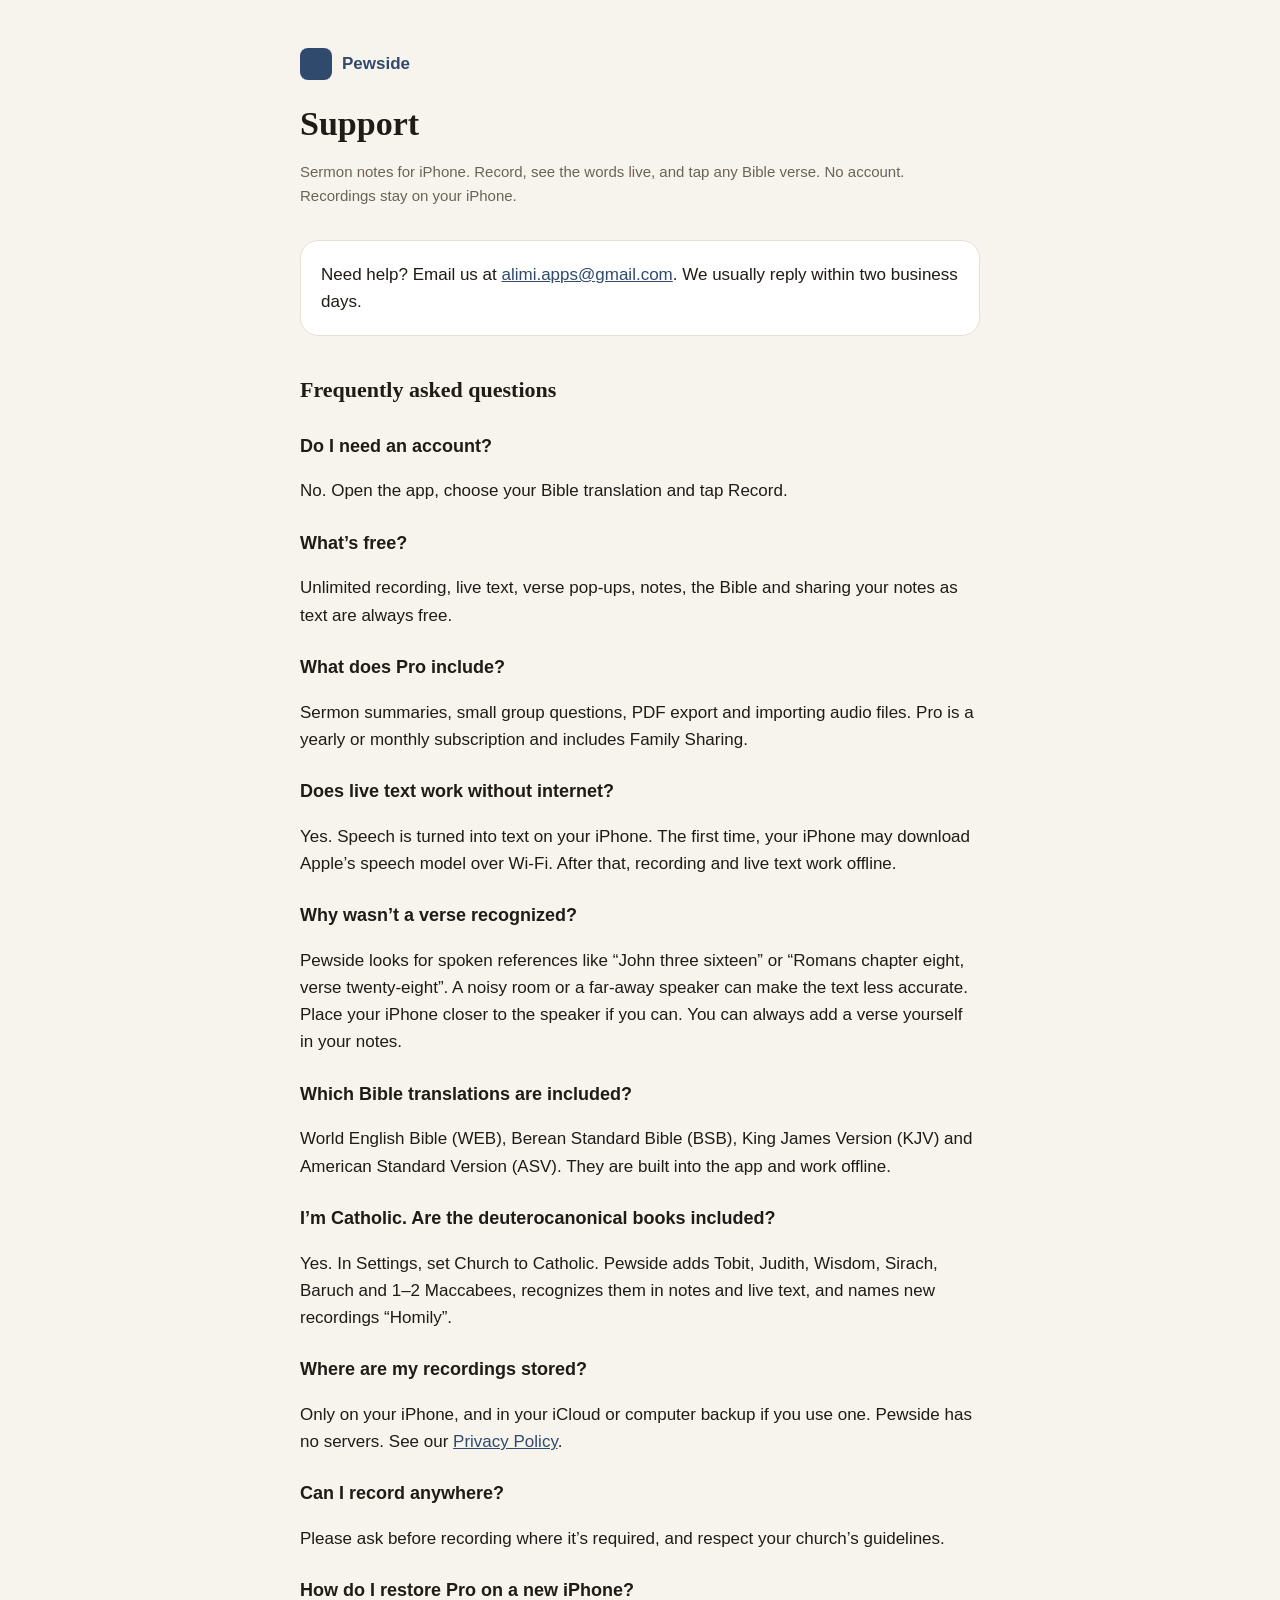
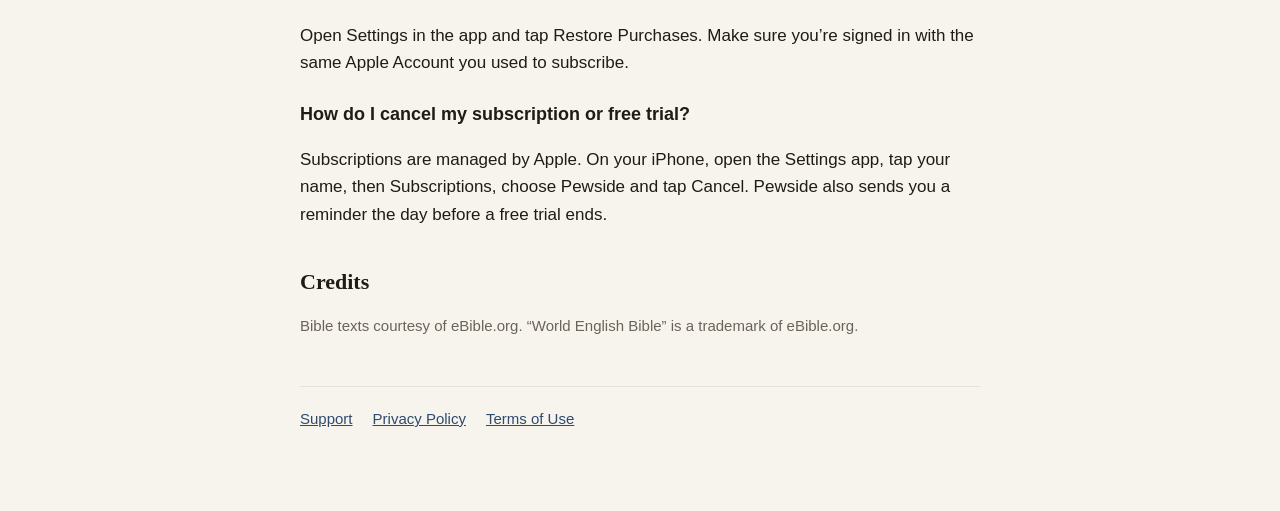
<file: index.html>
<!doctype html>
<html lang="en">
<head>
<meta charset="utf-8">
<meta name="viewport" content="width=device-width, initial-scale=1">
<title>Pewside — Support</title>
<link rel="stylesheet" href="style.css">
</head>
<body>
<main>
<header>
  <a class="brand" href="./"><span class="logo"></span>Pewside</a>
  <h1>Support</h1>
  <p class="muted">Sermon notes for iPhone. Record, see the words live, and tap any Bible verse. No account. Recordings stay on your iPhone.</p>
</header>

<div class="card">
  Need help? Email us at <a href="mailto:alimi.apps@gmail.com">alimi.apps@gmail.com</a>. We usually reply within two
  business days.
</div>

<h2>Frequently asked questions</h2>

<h3>Do I need an account?</h3>
<p>No. Open the app, choose your Bible translation and tap Record.</p>

<h3>What’s free?</h3>
<p>Unlimited recording, live text, verse pop-ups, notes, the Bible and sharing your notes as text are always free.</p>

<h3>What does Pro include?</h3>
<p>Sermon summaries, small group questions, PDF export and importing audio files. Pro is a yearly or monthly
subscription and includes Family Sharing.</p>

<h3>Does live text work without internet?</h3>
<p>Yes. Speech is turned into text on your iPhone. The first time, your iPhone may download Apple’s speech model over
Wi‑Fi. After that, recording and live text work offline.</p>

<h3>Why wasn’t a verse recognized?</h3>
<p>Pewside looks for spoken references like “John three sixteen” or “Romans chapter eight, verse twenty-eight”.
A noisy room or a far‑away speaker can make the text less accurate. Place your iPhone closer to the speaker if you
can. You can always add a verse yourself in your notes.</p>

<h3>Which Bible translations are included?</h3>
<p>World English Bible (WEB), Berean Standard Bible (BSB), King James Version (KJV) and American Standard Version
(ASV). They are built into the app and work offline.</p>

<h3>I’m Catholic. Are the deuterocanonical books included?</h3>
<p>Yes. In Settings, set Church to Catholic. Pewside adds Tobit, Judith, Wisdom, Sirach, Baruch and 1–2 Maccabees,
recognizes them in notes and live text, and names new recordings “Homily”.</p>

<h3>Where are my recordings stored?</h3>
<p>Only on your iPhone, and in your iCloud or computer backup if you use one. Pewside has no servers. See our
<a href="privacy.html">Privacy Policy</a>.</p>

<h3>Can I record anywhere?</h3>
<p>Please ask before recording where it’s required, and respect your church’s guidelines.</p>

<h3>How do I restore Pro on a new iPhone?</h3>
<p>Open Settings in the app and tap Restore Purchases. Make sure you’re signed in with the same Apple Account you
used to subscribe.</p>

<h3>How do I cancel my subscription or free trial?</h3>
<p>Subscriptions are managed by Apple. On your iPhone, open the Settings app, tap your name, then Subscriptions,
choose Pewside and tap Cancel. Pewside also sends you a reminder the day before a free trial ends.</p>

<h2>Credits</h2>
<p class="muted">Bible texts courtesy of eBible.org. “World English Bible” is a trademark of eBible.org.</p>

<nav><a href="./">Support</a><a href="privacy.html">Privacy Policy</a><a href="terms.html">Terms of Use</a></nav>
</main>
</body>
</html>
</file>
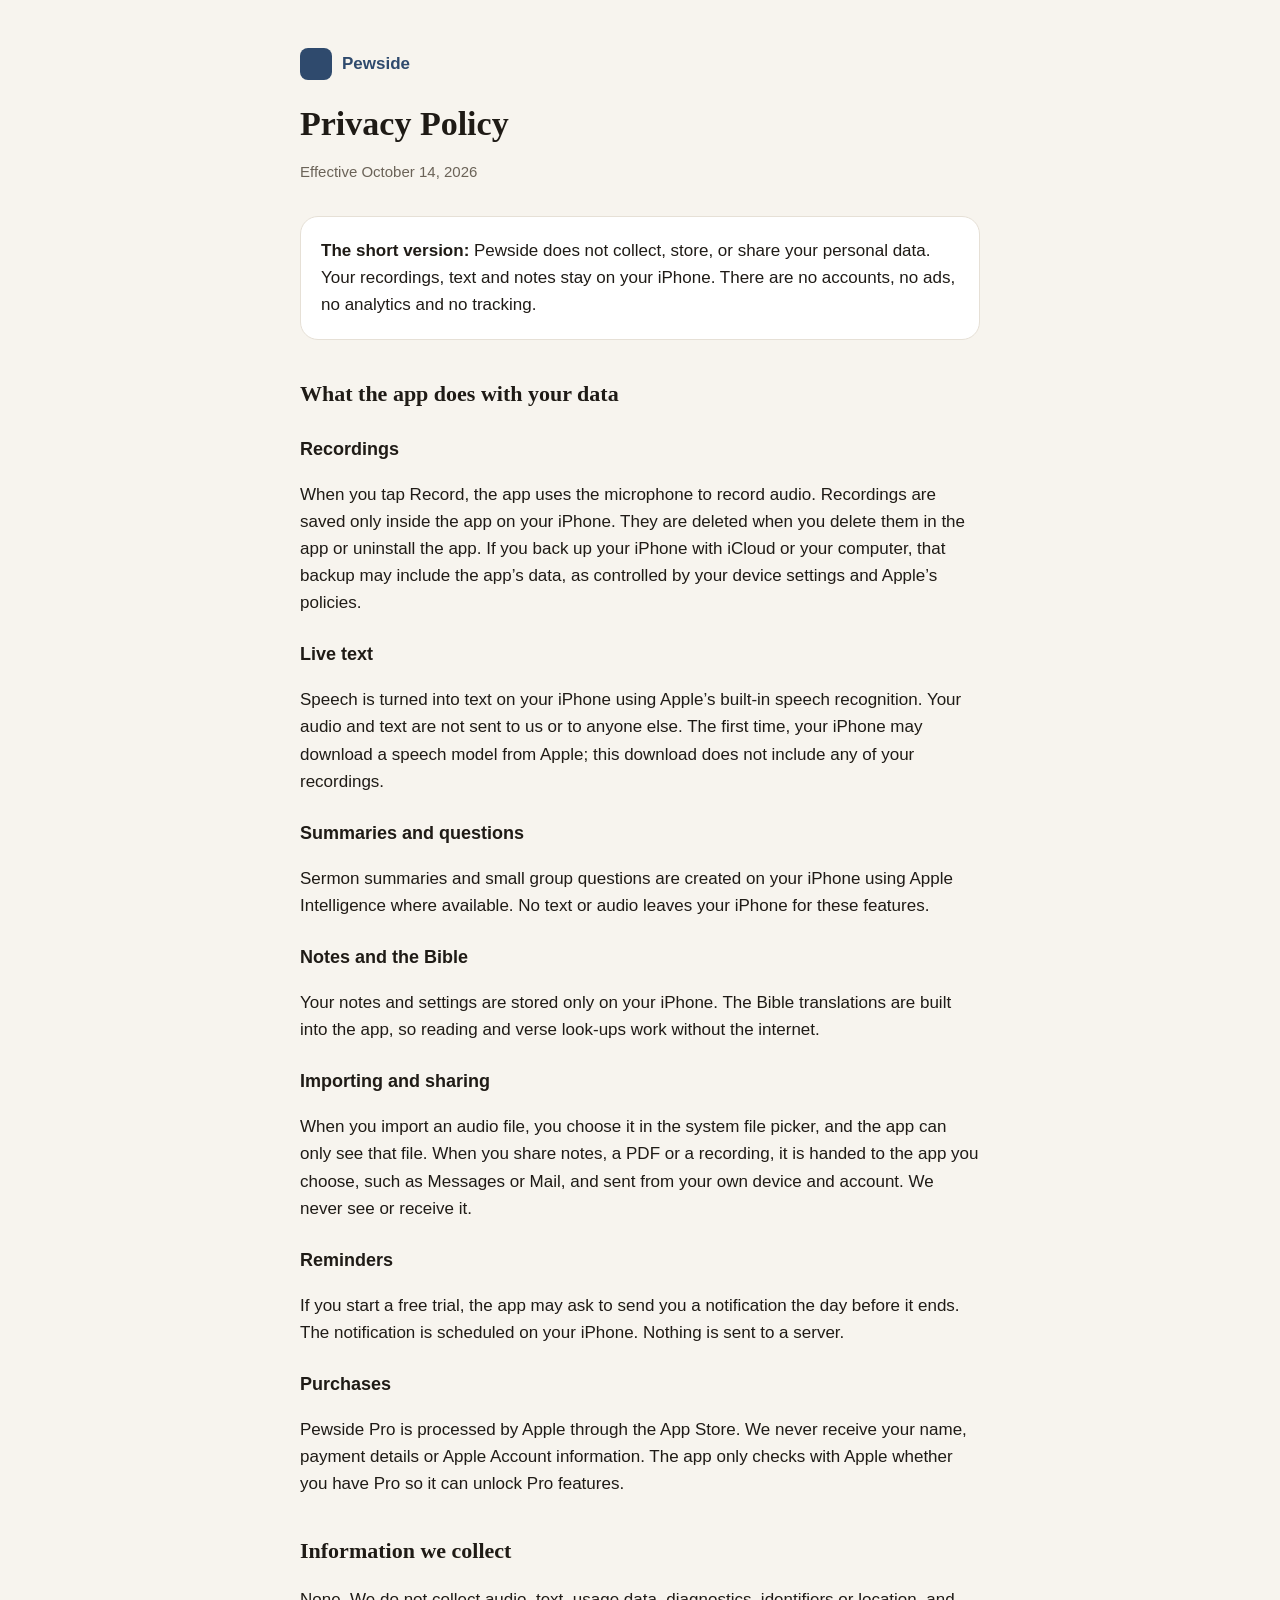
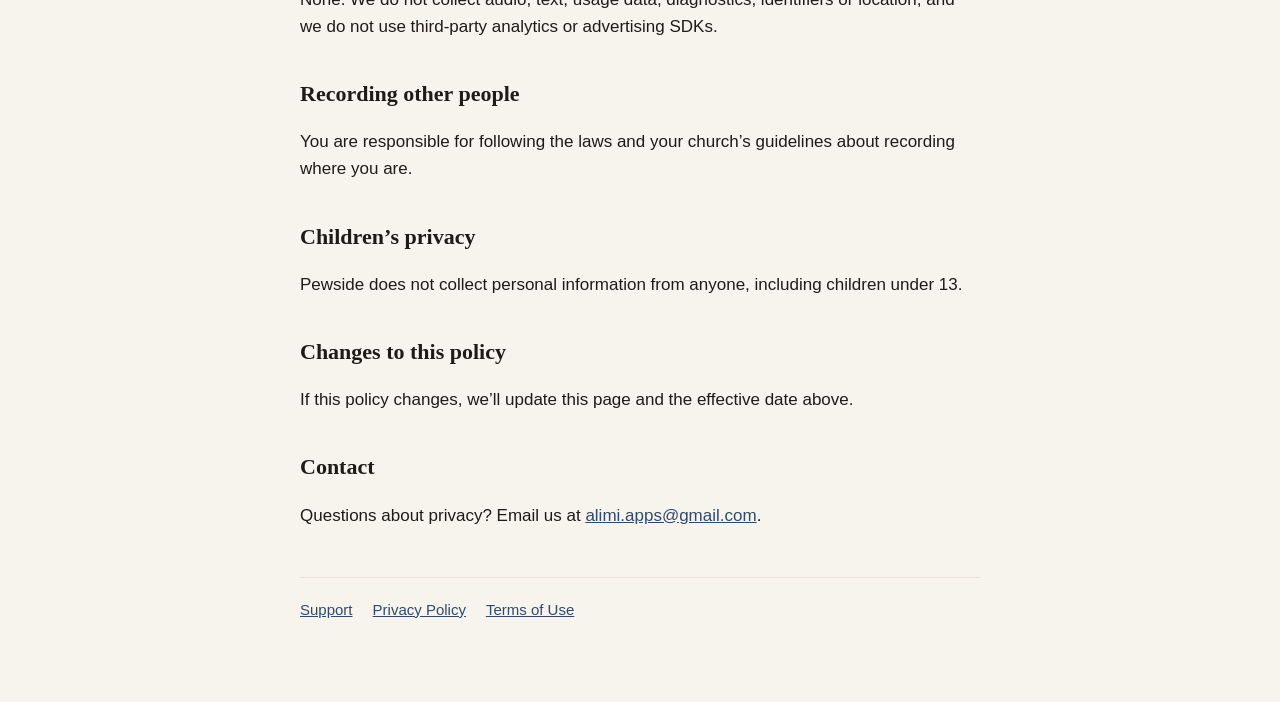
<file: privacy.html>
<!doctype html>
<html lang="en">
<head>
<meta charset="utf-8">
<meta name="viewport" content="width=device-width, initial-scale=1">
<title>Privacy Policy — Pewside</title>
<link rel="stylesheet" href="style.css">
</head>
<body>
<main>
<header>
  <a class="brand" href="./"><span class="logo"></span>Pewside</a>
  <h1>Privacy Policy</h1>
  <p class="muted">Effective October 14, 2026</p>
</header>

<div class="card">
  <strong>The short version:</strong> Pewside does not collect, store, or share your personal data. Your recordings,
  text and notes stay on your iPhone. There are no accounts, no ads, no analytics and no tracking.
</div>

<h2>What the app does with your data</h2>

<h3>Recordings</h3>
<p>When you tap Record, the app uses the microphone to record audio. Recordings are saved only inside the app on your
iPhone. They are deleted when you delete them in the app or uninstall the app. If you back up your iPhone with iCloud
or your computer, that backup may include the app’s data, as controlled by your device settings and Apple’s policies.</p>

<h3>Live text</h3>
<p>Speech is turned into text on your iPhone using Apple’s built-in speech recognition. Your audio and text are not
sent to us or to anyone else. The first time, your iPhone may download a speech model from Apple; this download does
not include any of your recordings.</p>

<h3>Summaries and questions</h3>
<p>Sermon summaries and small group questions are created on your iPhone using Apple Intelligence where available.
No text or audio leaves your iPhone for these features.</p>

<h3>Notes and the Bible</h3>
<p>Your notes and settings are stored only on your iPhone. The Bible translations are built into the app,
so reading and verse look-ups work without the internet.</p>

<h3>Importing and sharing</h3>
<p>When you import an audio file, you choose it in the system file picker, and the app can only see that file. When
you share notes, a PDF or a recording, it is handed to the app you choose, such as Messages or Mail, and sent from
your own device and account. We never see or receive it.</p>

<h3>Reminders</h3>
<p>If you start a free trial, the app may ask to send you a notification the day before it ends. The notification is
scheduled on your iPhone. Nothing is sent to a server.</p>

<h3>Purchases</h3>
<p>Pewside Pro is processed by Apple through the App Store. We never receive your name, payment details or Apple
Account information. The app only checks with Apple whether you have Pro so it can unlock Pro features.</p>

<h2>Information we collect</h2>
<p>None. We do not collect audio, text, usage data, diagnostics, identifiers or location, and we do not use
third-party analytics or advertising SDKs.</p>

<h2>Recording other people</h2>
<p>You are responsible for following the laws and your church’s guidelines about recording where you are.</p>

<h2>Children’s privacy</h2>
<p>Pewside does not collect personal information from anyone, including children under 13.</p>

<h2>Changes to this policy</h2>
<p>If this policy changes, we’ll update this page and the effective date above.</p>

<h2>Contact</h2>
<p>Questions about privacy? Email us at <a href="mailto:alimi.apps@gmail.com">alimi.apps@gmail.com</a>.</p>

<nav><a href="./">Support</a><a href="privacy.html">Privacy Policy</a><a href="terms.html">Terms of Use</a></nav>
</main>
</body>
</html>
</file>
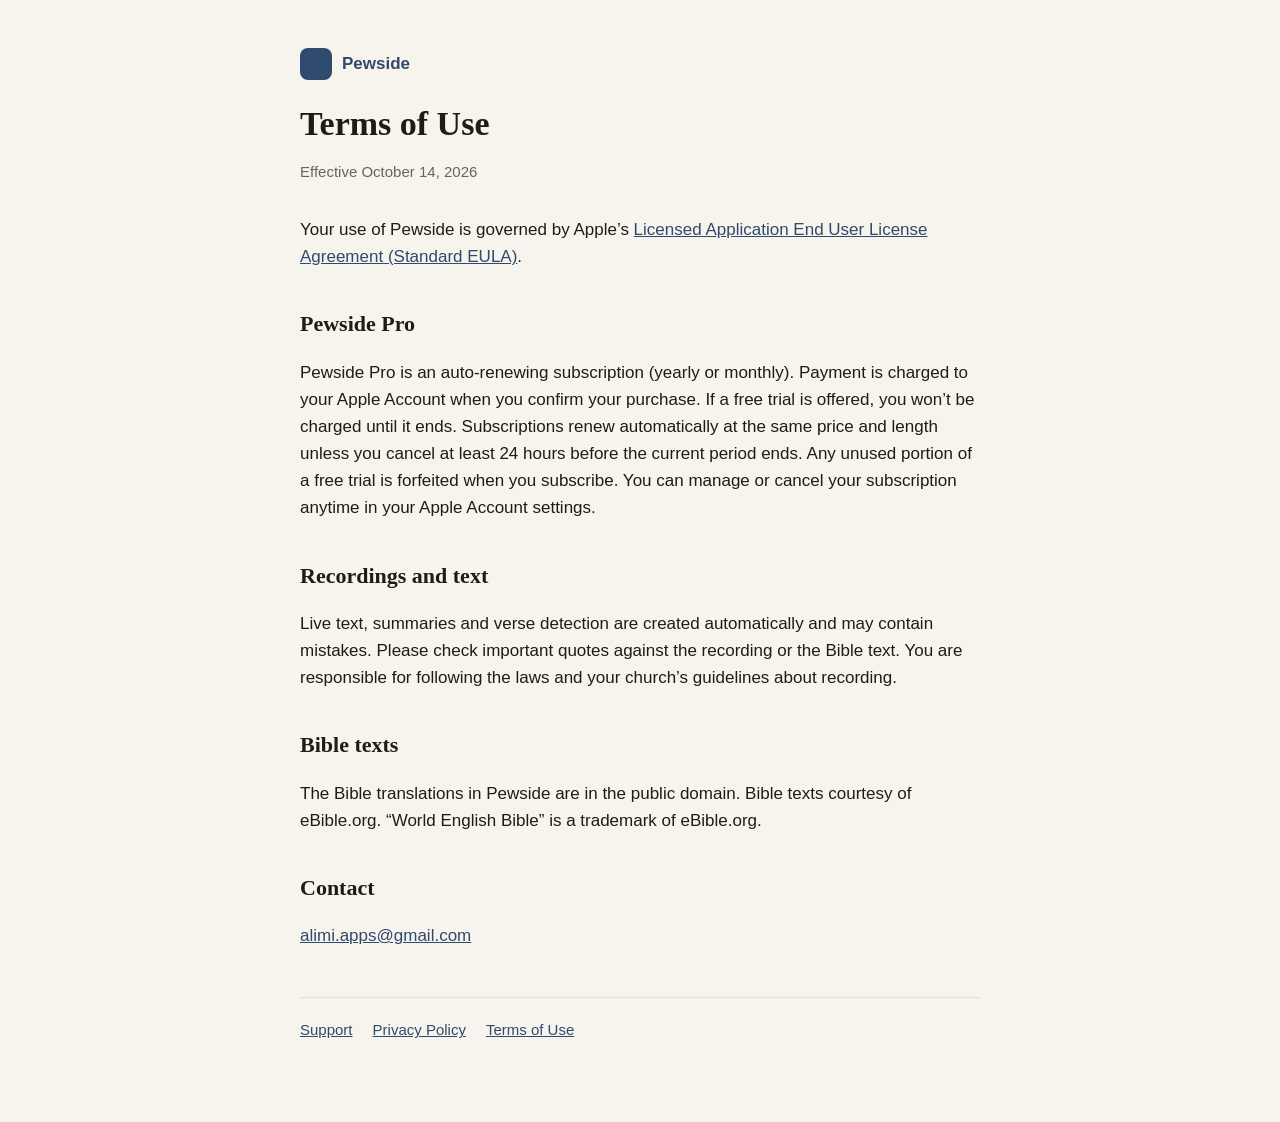
<file: terms.html>
<!doctype html>
<html lang="en">
<head>
<meta charset="utf-8">
<meta name="viewport" content="width=device-width, initial-scale=1">
<title>Terms of Use — Pewside</title>
<link rel="stylesheet" href="style.css">
</head>
<body>
<main>
<header>
  <a class="brand" href="./"><span class="logo"></span>Pewside</a>
  <h1>Terms of Use</h1>
  <p class="muted">Effective October 14, 2026</p>
</header>
<p>Your use of Pewside is governed by Apple’s
<a href="https://www.apple.com/legal/internet-services/itunes/dev/stdeula/">Licensed Application End User License Agreement (Standard EULA)</a>.</p>
<h2>Pewside Pro</h2>
<p>Pewside Pro is an auto-renewing subscription (yearly or monthly). Payment is charged to your Apple Account when you
confirm your purchase. If a free trial is offered, you won’t be charged until it ends. Subscriptions renew
automatically at the same price and length unless you cancel at least 24 hours before the current period ends. Any
unused portion of a free trial is forfeited when you subscribe. You can manage or cancel your subscription anytime in
your Apple Account settings.</p>
<h2>Recordings and text</h2>
<p>Live text, summaries and verse detection are created automatically and may contain mistakes. Please check
important quotes against the recording or the Bible text. You are responsible for following the laws and your
church’s guidelines about recording.</p>
<h2>Bible texts</h2>
<p>The Bible translations in Pewside are in the public domain. Bible texts courtesy of eBible.org. “World English
Bible” is a trademark of eBible.org.</p>
<h2>Contact</h2>
<p><a href="mailto:alimi.apps@gmail.com">alimi.apps@gmail.com</a></p>
<nav><a href="./">Support</a><a href="privacy.html">Privacy Policy</a><a href="terms.html">Terms of Use</a></nav>
</main>
</body>
</html>
</file>
<file: style.css>
:root { color-scheme: light dark; --bg: #F7F4EE; --fg: #1F1B16; --muted: #6B6358; --card: #FFFFFF; --line: #E6E0D6; --accent: #2F4A6D; --gold: #9A6B1F; }
@media (prefers-color-scheme: dark) { :root { --bg: #141210; --fg: #F2EDE4; --muted: #A79F92; --card: #1F1C19; --line: #332E29; --accent: #8FB0DA; --gold: #E2B866; } }
* { box-sizing: border-box; }
body { margin: 0; background: var(--bg); color: var(--fg); font: 17px/1.6 -apple-system, BlinkMacSystemFont, "Segoe UI", Helvetica, Arial, sans-serif; }
main { max-width: 720px; margin: 0 auto; padding: 48px 20px 80px; }
header { margin-bottom: 32px; }
.brand { display: inline-flex; align-items: center; gap: 10px; font-weight: 700; color: var(--accent); text-decoration: none; }
.logo { width: 32px; height: 32px; border-radius: 8px; background: #2F4A6D; }
h1, h2 { font-family: "New York", ui-serif, Georgia, serif; }
h1 { font-size: 34px; line-height: 1.2; margin: 16px 0 4px; }
h2 { font-size: 22px; margin: 36px 0 8px; }
h3 { font-size: 18px; margin: 24px 0 4px; }
.muted { color: var(--muted); font-size: 15px; }
.card { background: var(--card); border: 1px solid var(--line); border-radius: 18px; padding: 20px; margin: 20px 0; }
a { color: var(--accent); }
nav { margin-top: 48px; padding-top: 20px; border-top: 1px solid var(--line); display: flex; gap: 20px; flex-wrap: wrap; font-size: 15px; }
</file>
